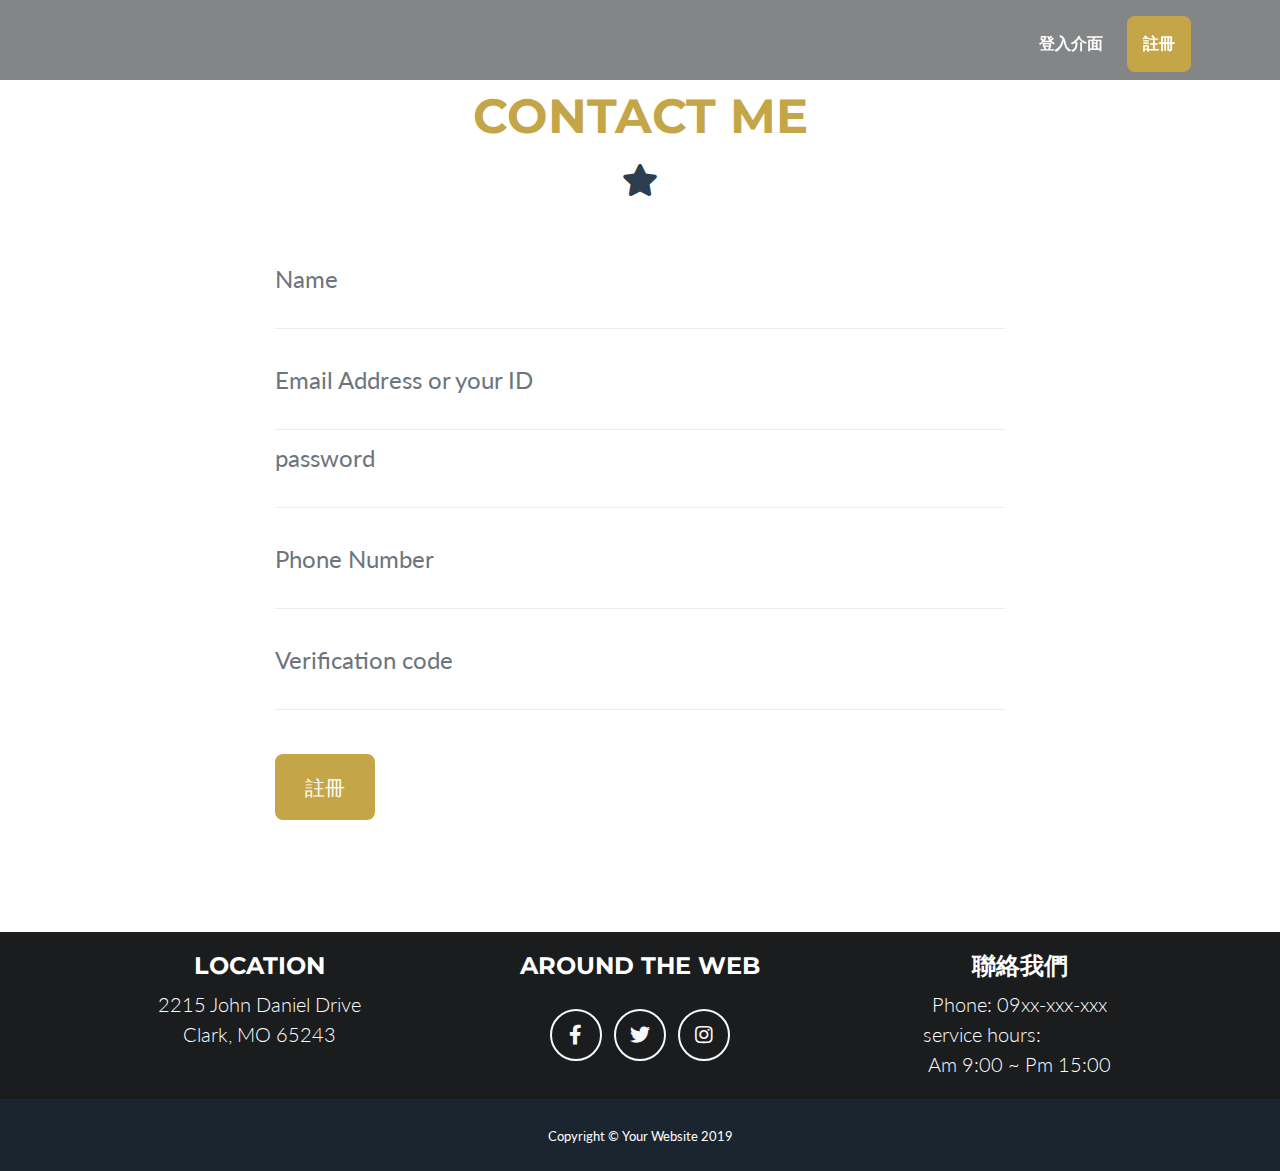
<file: add.html>
<!DOCTYPE html>
<html lang="en">

<head>

  <meta charset="utf-8">
  <meta name="viewport" content="width=device-width, initial-scale=1, shrink-to-fit=no">
  <meta name="description" content="">
  <meta name="author" content="">

  <title>石膏踩樂高</title>

  <!-- Custom fonts for this theme -->
  <link href="vendor/fontawesome-free/css/all.min.css" rel="stylesheet" type="text/css">
  <link href="https://fonts.googleapis.com/css?family=Montserrat:400,700" rel="stylesheet" type="text/css">
  <link href="https://fonts.googleapis.com/css?family=Lato:400,700,400italic,700italic" rel="stylesheet" type="text/css">

  <!-- Theme CSS -->
  <link href="css/freelancer.min.css" rel="stylesheet">
  <link href="css/freelancer.css" rel="stylesheet">

</head>

<body id="page-top">

  <!-- Navigation -->
  <nav class="navbar navbar-expand-lg bg-secondary text-uppercase fixed-top" id="mainNav">
    <div class="container">
      <a class="navbar-brand js-scroll-trigger" href="#page-top"></a>
      <button class="navbar-toggler navbar-toggler-right text-uppercase font-weight-bold bg-primary text-white rounded" type="button" data-toggle="collapse" data-target="#navbarResponsive" aria-controls="navbarResponsive" aria-expanded="false" aria-label="Toggle navigation">
        Menu
        <i class="fas fa-bars"></i>
      </button>
      <div class="collapse navbar-collapse" id="navbarResponsive">
        <ul class="navbar-nav ml-auto">
          <li class="nav-item mx-0 mx-lg-1">
            <a class="nav-link py-3 px-0 px-lg-3 rounded js-scroll-trigger" href="index.html">登入介面</a>
          </li>
          <li class="nav-item mx-0 mx-lg-1">
            <a class="nav-link py-3 px-0 px-lg-3 rounded js-scroll-trigger" href="#contact">註冊</a>
          </li>
        </ul>
      </div>
    </div>
  </nav>



 

  <!-- Contact Section -->
  <section class="page-section" id="contact">
    <div class="container">

      <!-- Contact Section Heading -->
      <h2 class="page-section-heading text-center text-uppercase text-secondary mb-0">Contact Me</h2>

      <!-- Icon Divider -->
      <div class="divider-custom">
        <div class="divider-custom-line"></div>
        <div class="divider-custom-icon">
          <i class="fas fa-star"></i>
        </div>
        <div class="divider-custom-line"></div>
      </div>

      <!-- Contact Section Form -->
      <div class="row">
        <div class="col-lg-8 mx-auto">
          <!-- To configure the contact form email address, go to mail/contact_me.php and update the email address in the PHP file on line 19. -->
          <form name="sentMessage" id="contactForm" novalidate="novalidate">
            <div class="control-group">
              <div class="form-group floating-label-form-group controls mb-0 pb-2">
                <label>Name</label>
                <input class="form-control" id="name" type="text" placeholder="Name" required="required" data-validation-required-message="Please enter your name.">
                <p class="help-block text-danger"></p>
              </div>
            </div>
            <div class="control-group">
              <div class="form-group floating-label-form-group controls mb-0 pb-2">
                <label>Email Address or your id</label>
                <input class="form-control" id="email" type="email" placeholder="Email Address or your ID" required="required" data-validation-required-message="Please enter your Email Address or your id.">
                <p class="help-block text-danger"></p>
              </div>
            </div>
            <div class="control-group">
              <div class="form-group floating-label-form-group controls mb-0 pb-2">
                <label for="inputPassword" class="sr-only">password</label>
                <input class="form-control" id="phone" type="tel" placeholder="password" required="required" data-validation-required-message="Please enter your password.">
                <p class="help-block text-danger"></p>
              </div>
            </div>
            <div class="control-group">
              <div class="form-group floating-label-form-group controls mb-0 pb-2">
                <label>Phone Number</label>
                <input class="form-control" id="Phone Number" type="tel" placeholder="Phone Number" required="required" data-validation-required-message="Please enter your Phone Number.">
                <p class="help-block text-danger"></p>
              </div>
            </div>
            <div class="control-group">
              <div class="form-group floating-label-form-group controls mb-0 pb-2">
                <label>Verification code</label>
                <input class="form-control" id="Verification code" type="tel" placeholder="Verification code" required="required" data-validation-required-message="Please enter your Verification code.">
                <p class="help-block text-danger"></p>
              </div>
            </div>
            <br>
            <div id="success"></div>
            <div class="form-group">
              <button type="submit" class="btn btn-primary btn-xl" id="sendMessageButton">註冊</button>
            </div>
          </form>
        </div>
      </div>

    </div>
  </section>

    <!-- Footer -->
    <footer class="footer text-center">
      <div class="container">
        <div class="row">
  
          <!-- Footer Location -->
          <div class="col-lg-4 mb-5 mb-lg-0">
            <h4 class="text-uppercase mb-4">Location</h4>
            <p class="lead mb-0">2215 John Daniel Drive
              <br>Clark, MO 65243</p>
          </div>
  
          <!-- Footer Social Icons -->
          <div class="col-lg-4 mb-5 mb-lg-0">
            <h4 class="text-uppercase mb-4">Around the Web</h4>
            <a class="btn btn-outline-light btn-social mx-1" href="#">
              <i class="fab fa-fw fa-facebook-f"></i>
            </a>
            <a class="btn btn-outline-light btn-social mx-1" href="#">
              <i class="fab fa-fw fa-twitter"></i>
            </a>
            <a class="btn btn-outline-light btn-social mx-1" href="#">
              <i class="fab fa-fw fa-instagram"></i>
            </a>
            
          </div>
          <div class="col-lg-4 mb-5 mb-lg-0">
            <h4 class="text-uppercase mb-4">聯絡我們</h4>
            <p class="lead mb-0">Phone:&nbsp;09xx-xxx-xxx
              <br>service hours:&nbsp;&nbsp;&nbsp;&nbsp;&nbsp;&nbsp;&nbsp;&nbsp;&nbsp;&nbsp;&nbsp;&nbsp;&nbsp;&nbsp;&nbsp;
            <br>Am 9:00 ~ Pm 15:00
            </p>
              
          </div>
          <!-- Footer About Text -->
        
  
        </div>
      </div>
    </footer>

  <!-- Copyright Section -->
  <section class="copyright py-4 text-center text-white">
    <div class="container">
      <small>Copyright &copy; Your Website 2019</small>
    </div>
  </section>

  <!-- Scroll to Top Button (Only visible on small and extra-small screen sizes) -->
  <div class="scroll-to-top d-lg-none position-fixed ">
    <a class="js-scroll-trigger d-block text-center text-white rounded" href="#page-top">
      <i class="fa fa-chevron-up"></i>
    </a>
  </div>

 
  <!-- Bootstrap core JavaScript -->
  <script src="vendor/jquery/jquery.min.js"></script>
  <script src="vendor/bootstrap/js/bootstrap.bundle.min.js"></script>

  <!-- Plugin JavaScript -->
  <script src="vendor/jquery-easing/jquery.easing.min.js"></script>

  <!-- Contact Form JavaScript -->
  <script src="js/jqBootstrapValidation.js"></script>
  <script src="js/contact_me.js"></script>

  <!-- Custom scripts for this template -->
  <script src="js/freelancer.min.js"></script>

</body>

</html>
</file>
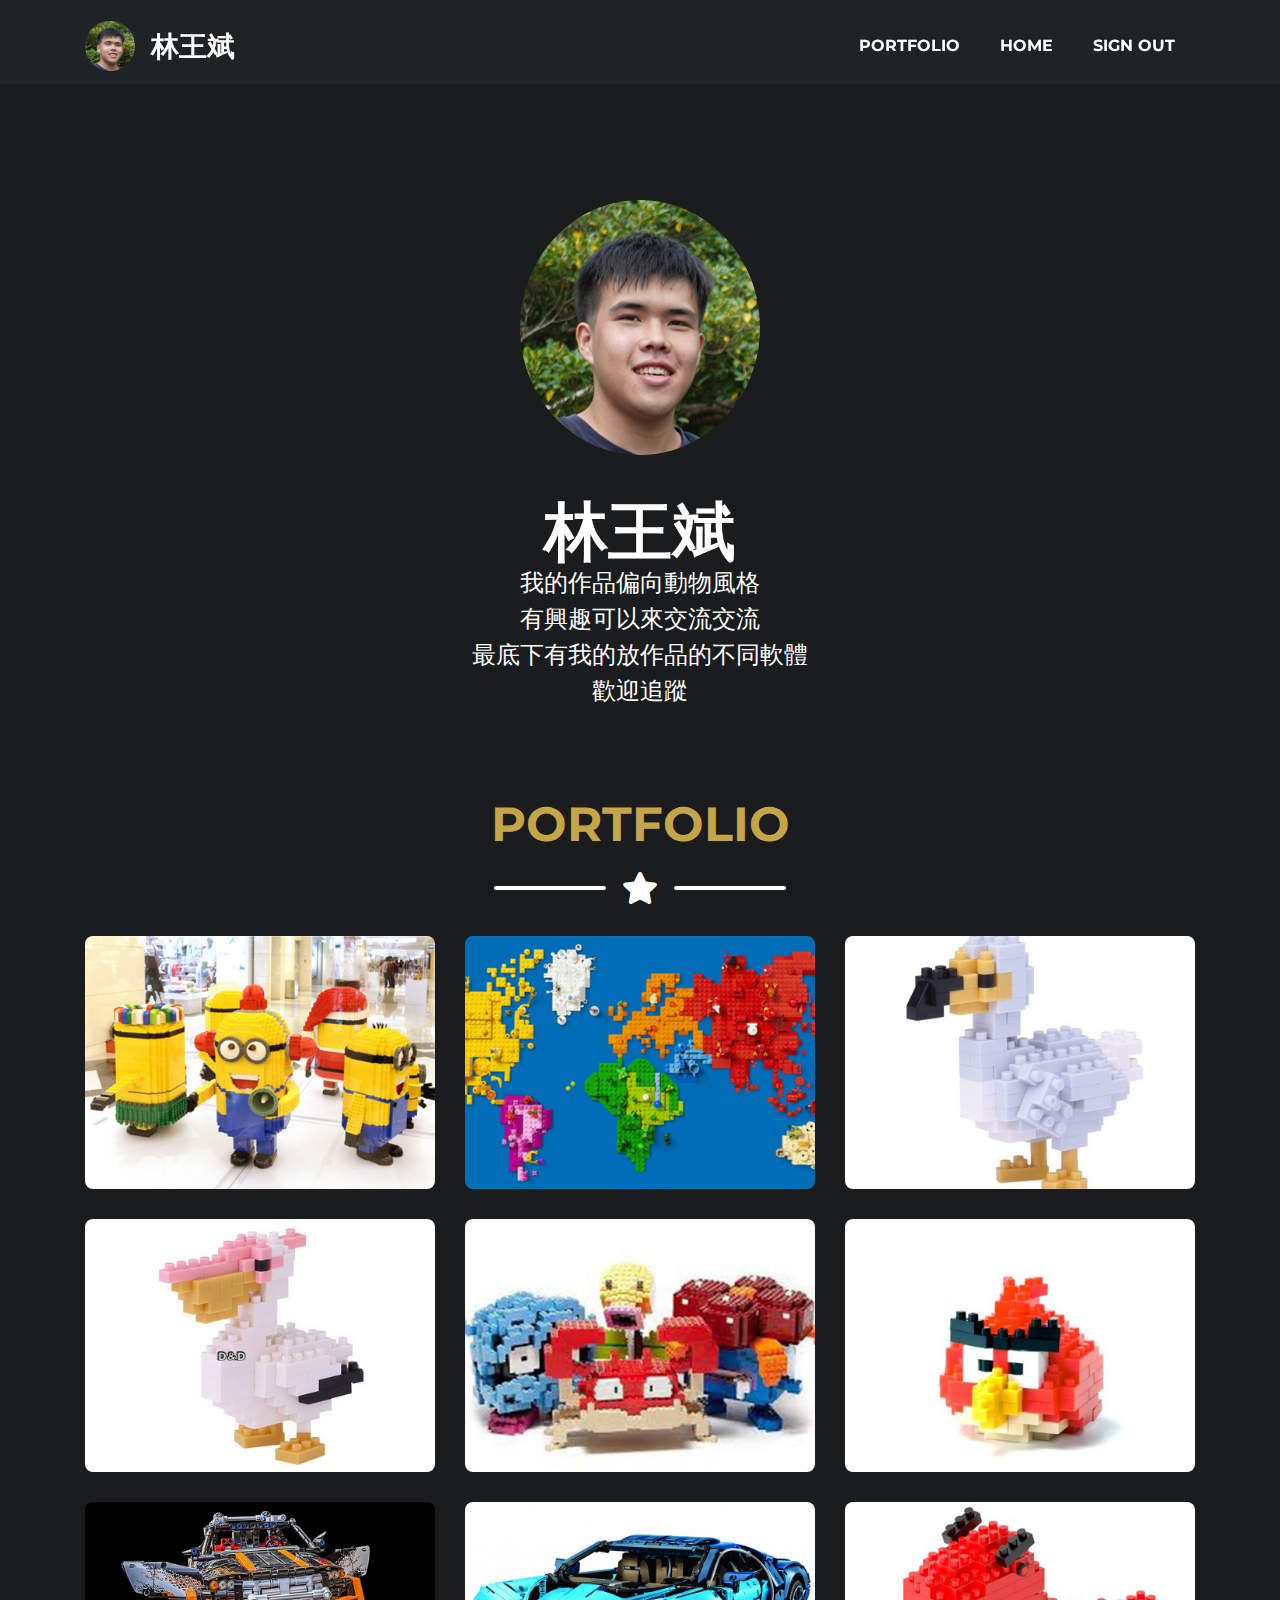
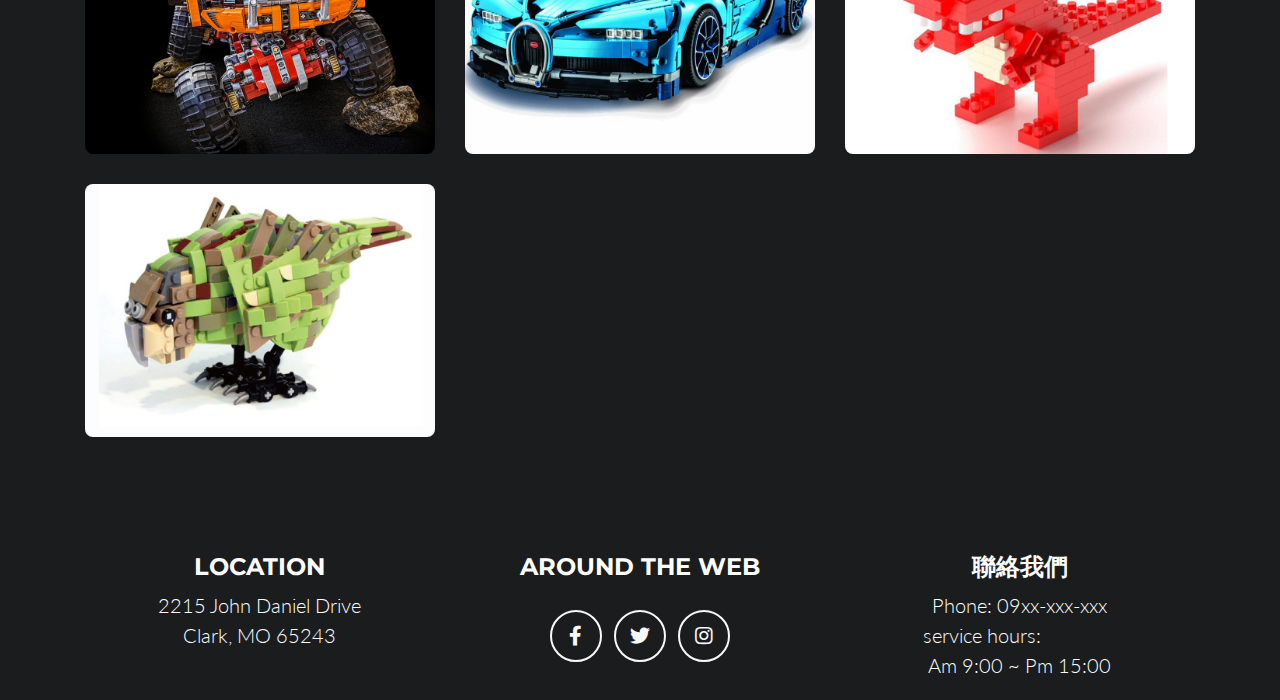
<file: myweb.html>
<!DOCTYPE html>
<html lang="en">

<head>

  <meta charset="utf-8">
  <meta name="viewport" content="width=device-width, initial-scale=1, shrink-to-fit=no">
  <meta name="description" content="">
  <meta name="author" content="">

  <title>石膏踩樂高</title>

  <!-- Custom fonts for this theme -->
  <link href="vendor/fontawesome-free/css/all.min.css" rel="stylesheet" type="text/css">
  <link href="https://fonts.googleapis.com/css?family=Montserrat:400,700" rel="stylesheet" type="text/css">
  <link href="https://fonts.googleapis.com/css?family=Lato:400,700,400italic,700italic" rel="stylesheet" type="text/css">

  <!-- Theme CSS -->

  <link href="css/freelancer.css" rel="stylesheet">
</head>

<body id="page-top">

  <!-- Navigation -->
  <nav class="navbar navbar-expand-lg bg-secondary text-uppercase fixed-top" id="mainNav">
    <div class="container"><a class="navbar-brand js-scroll-trigger" href="#page-top"><img src="image/1.png" width="50px" height="50px"></a>
      <a class="navbar-brand js-scroll-trigger" href="#page-top">林王斌</a>
      <button class="navbar-toggler navbar-toggler-right text-uppercase font-weight-bold bg-primary text-white rounded" type="button" data-toggle="collapse" data-target="#navbarResponsive" aria-controls="navbarResponsive" aria-expanded="false" aria-label="Toggle navigation">
        Menu
        <i class="fas fa-bars"></i>
      </button>
      <div class="collapse navbar-collapse" id="navbarResponsive">
        <ul class="navbar-nav ml-auto">
          <li class="nav-item mx-0 mx-lg-1">
            <a class="nav-link py-3 px-0 px-lg-3 rounded js-scroll-trigger" href="#portfolio">PORTFOLIO</a>
          </li>
          <li class="nav-item mx-0 mx-lg-1">
            <a class="nav-link py-3 px-0 px-lg-3 rounded js-scroll-trigger" href="home.html">Home</a>
          </li>
          <li class="nav-item mx-0 mx-lg-1">
            <a class="nav-link py-3 px-0 px-lg-3 rounded js-scroll-trigger" href="index.html">sign out</a>
          </li>
        </ul>
      </div>
    </div>
  </nav>

  <!-- Masthead -->
  <header class="masthead bg-primary text-white text-center ">
    
    <div class="container d-flex align-items-center flex-column ">

      <!-- Masthead Avatar Image -->
      <img class="masthead-avatar mb-5" src="image/1.png" alt="">

      <!-- Masthead Heading -->
      <h1 class="masthead-heading text-uppercase mb-0">林王斌</h1>

      <!-- Icon Divider -->

      <!-- Masthead Subheading -->
      <p class="masthead-subheading font-weight-light mb-0 wdefr"><a>我的作品偏向動物風格<br>有興趣可以來交流交流<br>最底下有我的放作品的不同軟體<br>歡迎追蹤</a></p>

    </div>
    
  </header>

  <!-- Portfolio Section -->
  <div class="omgg">
  <section class="page-section portfolio" id="portfolio">
    <div class="container">

      <!-- Portfolio Section Heading -->
      <h2 class="page-section-heading text-center text-uppercase text-secondary mb-0">PORTFOLIO</h2>

      <!-- Icon Divider -->
      <div class="divider-custom divider-light">
        <div class="divider-custom-line"></div>
        <div class="divider-custom-icon">
          <i class="fas fa-star"></i>
        </div>
        <div class="divider-custom-line"></div>
      </div>
      <!-- Portfolio Grid Items -->
      <div class="row">

        <!-- Portfolio Item 1 -->
        <div class="col-md-6 col-lg-4">
          <div class="portfolio-item mx-auto" data-toggle="modal" data-target="#portfolioModal1">
            <div class="portfolio-item-caption d-flex align-items-center justify-content-center h-100 w-100">
              <div class="portfolio-item-caption-content text-center text-white">
                <i class="fas fa-plus fa-3x"></i>
              </div>
            </div>
            <img class="img-fluid" src="yes/小小兵/03.jpg" alt="">
          </div>
        </div>

        <!-- Portfolio Item 2 -->
        <div class="col-md-6 col-lg-4">
          <div class="portfolio-item mx-auto" data-toggle="modal" data-target="#portfolioModal2">
            <div class="portfolio-item-caption d-flex align-items-center justify-content-center h-100 w-100">
              <div class="portfolio-item-caption-content text-center text-white">
                <i class="fas fa-plus fa-3x"></i>
              </div>
            </div>
            <img class="img-fluid" src="yes/世界地圖/14.png" alt="">
          </div>
        </div>

        <!-- Portfolio Item 3 -->
        <div class="col-md-6 col-lg-4">
          <div class="portfolio-item mx-auto" data-toggle="modal" data-target="#portfolioModal3">
            <div class="portfolio-item-caption d-flex align-items-center justify-content-center h-100 w-100">
              <div class="portfolio-item-caption-content text-center text-white">
                <i class="fas fa-plus fa-3x"></i>
              </div>
            </div>
            <img class="img-fluid" src="yes/肚肚鳥/09.jpg"" alt="">
          </div>
        </div>

        <!-- Portfolio Item 4 -->
        <div class="col-md-6 col-lg-4">
          <div class="portfolio-item mx-auto" data-toggle="modal" data-target="#portfolioModal4">
            <div class="portfolio-item-caption d-flex align-items-center justify-content-center h-100 w-100">
              <div class="portfolio-item-caption-content text-center text-white">
                <i class="fas fa-plus fa-3x"></i>
              </div>
            </div>
            <img class="img-fluid" src="yes/信天翁/08.jpg" alt="">
          </div>
        </div>

        <!-- Portfolio Item 5 -->
        <div class="col-md-6 col-lg-4">
          <div class="portfolio-item mx-auto" data-toggle="modal" data-target="#portfolioModal5">
            <div class="portfolio-item-caption d-flex align-items-center justify-content-center h-100 w-100">
              <div class="portfolio-item-caption-content text-center text-white">
                <i class="fas fa-plus fa-3x"></i>
              </div>
            </div>
            <img class="img-fluid" src="yes/神奇寶貝/05.jpg" alt="">
          </div>
        </div>

        <!-- Portfolio Item 6 -->
        <div class="col-md-6 col-lg-4">
          <div class="portfolio-item mx-auto" data-toggle="modal" data-target="#portfolioModal6">
            <div class="portfolio-item-caption d-flex align-items-center justify-content-center h-100 w-100">
              <div class="portfolio-item-caption-content text-center text-white">
                <i class="fas fa-plus fa-3x"></i>
              </div>
            </div>
            <img class="img-fluid" src="yes/憤怒鳥/06.jpg" alt="">
          </div>
        </div>
        <div class="col-md-6 col-lg-4">
          <div class="portfolio-item mx-auto" data-toggle="modal" data-target="#portfolioModal7">
            <div class="portfolio-item-caption d-flex align-items-center justify-content-center h-100 w-100">
              <div class="portfolio-item-caption-content text-center text-white">
                <i class="fas fa-plus fa-3x"></i>
              </div>
            </div>
            <img class="img-fluid" src="yes/暴力車/13.jpg" alt="">
          </div>
        </div>
        <div class="col-md-6 col-lg-4">
          <div class="portfolio-item mx-auto" data-toggle="modal" data-target="#portfolioModal8">
            <div class="portfolio-item-caption d-flex align-items-center justify-content-center h-100 w-100">
              <div class="portfolio-item-caption-content text-center text-white">
                <i class="fas fa-plus fa-3x"></i>
              </div>
            </div>
            <img class="img-fluid" src="yes/樂高跑車/02.jpg" alt="">
          </div>
        </div>
        <div class="col-md-6 col-lg-4">
          <div class="portfolio-item mx-auto" data-toggle="modal" data-target="#portfolioModal9">
            <div class="portfolio-item-caption d-flex align-items-center justify-content-center h-100 w-100">
              <div class="portfolio-item-caption-content text-center text-white">
                <i class="fas fa-plus fa-3x"></i>
              </div>
            </div>
            <img class="img-fluid" src="yes/樂高暴龍/04.jpg" alt="">
          </div>
        </div>
        <div class="col-md-6 col-lg-4">
          <div class="portfolio-item mx-auto" data-toggle="modal" data-target="#portfolioModal10">
            <div class="portfolio-item-caption d-flex align-items-center justify-content-center h-100 w-100">
              <div class="portfolio-item-caption-content text-center text-white">
                <i class="fas fa-plus fa-3x"></i>
              </div>
            </div>
            <img class="img-fluid" src="yes/鸚鵡/鸚鵡.png" alt="">
          </div>
        </div>
</div>

</div>
      <!-- /.row -->

    </div>
  </section>
</div>
  

  <!-- Contact Section -->

  <!-- Footer -->
  <footer class="footer text-center">
    <div class="container">
      <div class="row">

        <!-- Footer Location -->
        <div class="col-lg-4 mb-5 mb-lg-0">
          <h4 class="text-uppercase mb-4">Location</h4>
          <p class="lead mb-0">2215 John Daniel Drive
            <br>Clark, MO 65243</p>
        </div>

        <!-- Footer Social Icons -->
        <div class="col-lg-4 mb-5 mb-lg-0">
          <h4 class="text-uppercase mb-4">Around the Web</h4>
          <a class="btn btn-outline-light btn-social mx-1" href="https://facebook.com.tw">
            <i class="fab fa-fw fa-facebook-f"></i>
          </a>
          <a class="btn btn-outline-light btn-social mx-1" href="https://twitter.com">
            <i class="fab fa-fw fa-twitter"></i>
          </a>
          <a class="btn btn-outline-light btn-social mx-1" href="https://instagram.com.tw">
            <i class="fab fa-fw fa-instagram"></i>
          </a>
          
        </div>
        <div class="col-lg-4 mb-5 mb-lg-0">
          <h4 class="text-uppercase mb-4">聯絡我們</h4>
          <p class="lead mb-0">Phone:&nbsp;09xx-xxx-xxx
            <br>service hours:&nbsp;&nbsp;&nbsp;&nbsp;&nbsp;&nbsp;&nbsp;&nbsp;&nbsp;&nbsp;&nbsp;&nbsp;&nbsp;&nbsp;&nbsp;
          <br>Am 9:00 ~ Pm 15:00
          </p>
            
        </div>
        <!-- Footer About Text -->
      

      </div>
    </div>
  </footer>



  <!-- Scroll to Top Button (Only visible on small and extra-small screen sizes) -->
  <div class="scroll-to-top d-lg-none position-fixed ">
    <a class="js-scroll-trigger d-block text-center text-white rounded" href="#page-top">
      <i class="fa fa-chevron-up"></i>
    </a>
  </div>

  <!-- Portfolio Modals -->
<div class="omgg">
  <!-- Portfolio Modal 1 -->
  <div class="portfolio-modal modal fade" id="portfolioModal1" tabindex="-1" role="dialog" aria-labelledby="portfolioModal1Label" aria-hidden="true">
    <div class="modal-dialog modal-xl" role="document">
      <div class="modal-content">
        <button type="button" class="close" data-dismiss="modal" aria-label="Close">
          <span aria-hidden="true">
            <i class="fas fa-times"></i>
          </span>
        </button>
        <div class="modal-body text-center">
          <div class="container">
            <div class="row justify-content-center">
              <div class="col-lg-8">
                <!-- Portfolio Modal - Title -->
                <h2 class="portfolio-modal-title text-secondary text-uppercase mb-0">little soldier</h2>
                <!-- Icon Divider -->
                <div class="divider-custom">
                  <div class="divider-custom-line"></div>
                  <div class="divider-custom-icon">
                    <i class="fas fa-star"></i>
                  </div>
                  <div class="divider-custom-line"></div>
                </div>
                <!-- Portfolio Modal - Image -->
                <img class="img-fluid rounded mb-5" src="yes/小小兵/03.jpg" alt="">
                <!-- Portfolio Modal - Text -->
                <p class="mb-5">自國外樂高玩家Joachim Klang 的MOC作品<br>
                  以最近上映的動畫電影 神偷奶爸2 (Despicable Me 2) <br>
                  當中的出現的小小兵歡樂角色用樂高積木MOC製作<br>
                  在電影當中出現的主要角色神偷奶爸格魯（Gru）的鋒頭<br>
                  幾乎都被黃色小小兵們搶走了<br>
                  連玩具廠商也製作出大量小小兵們的相關玩具商品<br>
                  有興趣的玩具人可以參考一下下面延伸閱讀的部分<br>
                  小小兵相關玩具商品的種類和數量遠大過於主要角色格魯<br>
                  情報提供給喜歡樂高MOC的玩具人。</p>
                <button class="btn btn-primary" href="#" data-dismiss="modal">
                  <i class="fas fa-star"></i>
                  Love it
                </button>
              </div>
            </div>
          </div>
        </div>
      </div>
    </div>
  </div>

  <!-- Portfolio Modal 2 -->
  <div class="portfolio-modal modal fade" id="portfolioModal2" tabindex="-1" role="dialog" aria-labelledby="portfolioModal2Label" aria-hidden="true">
    <div class="modal-dialog modal-xl" role="document">
      <div class="modal-content">
        <button type="button" class="close" data-dismiss="modal" aria-label="Close">
          <span aria-hidden="true">
            <i class="fas fa-times"></i>
          </span>
        </button>
        <div class="modal-body text-center">
          <div class="container">
            <div class="row justify-content-center">
              <div class="col-lg-8">
                <!-- Portfolio Modal - Title -->
                <h2 class="portfolio-modal-title text-secondary text-uppercase mb-0">Word map </h2>
                <!-- Icon Divider -->
                <div class="divider-custom">
                  <div class="divider-custom-line"></div>
                  <div class="divider-custom-icon">
                    <i class="fas fa-star"></i>
                  </div>
                  <div class="divider-custom-line"></div>
                </div>
                <!-- Portfolio Modal - Image -->
                <img class="img-fluid rounded mb-5" src="yes/世界地圖/14.png" alt="">
                <!-- Portfolio Modal - Text -->
                <p class="mb-5">用樂高拼湊出了整個世界地圖<br>輕鬆簡單的拼接,完美呈現出來</p>
                <button class="btn btn-primary" href="#" data-dismiss="modal">
                  <i class="fas fa-star"></i>
                  Love it
                </button>
              </div>
            </div>
          </div>
        </div>
      </div>
    </div>
  </div>

  <!-- Portfolio Modal 3 -->
  <div class="portfolio-modal modal fade" id="portfolioModal3" tabindex="-1" role="dialog" aria-labelledby="portfolioModal3Label" aria-hidden="true">
    <div class="modal-dialog modal-xl" role="document">
      <div class="modal-content">
        <button type="button" class="close" data-dismiss="modal" aria-label="Close">
          <span aria-hidden="true">
            <i class="fas fa-times"></i>
          </span>
        </button>
        <div class="modal-body text-center">
          <div class="container">
            <div class="row justify-content-center">
              <div class="col-lg-8">
                <!-- Portfolio Modal - Title -->
                <h2 class="portfolio-modal-title text-secondary text-uppercase mb-0">
                  Belly bird</h2>
                <!-- Icon Divider -->
                <div class="divider-custom">
                  <div class="divider-custom-line"></div>
                  <div class="divider-custom-icon">
                    <i class="fas fa-star"></i>
                  </div>
                  <div class="divider-custom-line"></div>
                </div>
                <!-- Portfolio Modal - Image -->
                <img class="img-fluid rounded mb-5" src="yes/肚肚鳥/09.jpg" alt="">
                <!-- Portfolio Modal - Text -->
                <p class="mb-5">「渡渡鳥」是一種已經滅絕的生物<br>>創作者喜愛他的外表，然後創造出了渡渡鳥樂高</p>
                <button class="btn btn-primary" href="#" data-dismiss="modal">
                  <i class="fas fa-star"></i>
                  Love it
                </button>
              </div>
            </div>
          </div>
        </div>
      </div>
    </div>
  </div>

  <!-- Portfolio Modal 4 -->
  <div class="portfolio-modal modal fade" id="portfolioModal4" tabindex="-1" role="dialog" aria-labelledby="portfolioModal4Label" aria-hidden="true">
    <div class="modal-dialog modal-xl" role="document">
      <div class="modal-content">
        <button type="button" class="close" data-dismiss="modal" aria-label="Close">
          <span aria-hidden="true">
            <i class="fas fa-times"></i>
          </span>
        </button>
        <div class="modal-body text-center">
          <div class="container">
            <div class="row justify-content-center">
              <div class="col-lg-8">
                <!-- Portfolio Modal - Title -->
                <h2 class="portfolio-modal-title text-secondary text-uppercase mb-0">albatross</h2>
                <!-- Icon Divider -->
                <div class="divider-custom">
                  <div class="divider-custom-line"></div>
                  <div class="divider-custom-icon">
                    <i class="fas fa-star"></i>
                  </div>
                  <div class="divider-custom-line"></div>
                </div>
                <!-- Portfolio Modal - Image -->
                <img class="img-fluid rounded mb-5" src="yes/信天翁/08.jpg" alt="">
                <!-- Portfolio Modal - Text -->
                <p class="mb-5">信天翁科的鳥都比較大，擁有窄長的翅膀<br>它們的嘴比較長和有力<br>創作者以樂高完美地呈現出了他的樣貌</p>
                <button class="btn btn-primary" href="#" data-dismiss="modal">
                  <i class="fas fa-star"></i>
                  Love it
                </button>
              </div>
            </div>
          </div>
        </div>
      </div>
    </div>
  </div>

  <!-- Portfolio Modal 5 -->
  <div class="portfolio-modal modal fade" id="portfolioModal5" tabindex="-1" role="dialog" aria-labelledby="portfolioModal5Label" aria-hidden="true">
    <div class="modal-dialog modal-xl" role="document">
      <div class="modal-content">
        <button type="button" class="close" data-dismiss="modal" aria-label="Close">
          <span aria-hidden="true">
            <i class="fas fa-times"></i>
          </span>
        </button>
        <div class="modal-body text-center">
          <div class="container">
            <div class="row justify-content-center">
              <div class="col-lg-8">
                <!-- Portfolio Modal - Title -->
                <h2 class="portfolio-modal-title text-secondary text-uppercase mb-0">
                  Pokemon</h2>
                <!-- Icon Divider -->
                <div class="divider-custom">
                  <div class="divider-custom-line"></div>
                  <div class="divider-custom-icon">
                    <i class="fas fa-star"></i>
                  </div>
                  <div class="divider-custom-line"></div>
                </div>
                <!-- Portfolio Modal - Image -->
                <img class="img-fluid rounded mb-5" src="yes/神奇寶貝/05.jpg" alt="">
                <!-- Portfolio Modal - Text -->
                <p class="mb-5">年僅十歲的巴西小男孩用可愛的方式<br>堆疊出有趣的樂高寶可夢
                  <br>他想要成為神奇寶貝的大師，努力地朝自己的方向前進</p>
                
                  <button class="btn btn-primary" href="#" data-dismiss="modal">
                    <i class="fas fa-star"></i>
                    Love it
                  </button>
              </div>
            </div>
          </div>
        </div>
      </div>
    </div>
  </div>

  <!-- Portfolio Modal 7 -->
  <div class="portfolio-modal modal fade" id="portfolioModal6" tabindex="-1" role="dialog" aria-labelledby="portfolioModal6Label" aria-hidden="true">
    <div class="modal-dialog modal-xl" role="document">
      <div class="modal-content">
        <button type="button" class="close" data-dismiss="modal" aria-label="Close">
          <span aria-hidden="true">
            <i class="fas fa-times"></i>
          </span>
        </button>
        <div class="modal-body text-center">
          <div class="container">
            <div class="row justify-content-center">
              <div class="col-lg-8">
                <!-- Portfolio Modal - Title -->
                <h2 class="portfolio-modal-title text-secondary text-uppercase mb-0">Angry bird</h2>
                <!-- Icon Divider -->
                <div class="divider-custom">
                  <div class="divider-custom-line"></div>
                  <div class="divider-custom-icon">
                    <i class="fas fa-star"></i>
                  </div>
                  <div class="divider-custom-line"></div>
                </div>
                <!-- Portfolio Modal - Image -->
                <img class="img-fluid rounded mb-5" src="yes/憤怒鳥/06.jpg" alt="">
                <!-- Portfolio Modal - Text -->
                <p class="mb-5">繼去年2015 年中時，由芬蘭Rovio 公司所開發出的<br>
                  知名手機遊戲「憤怒鳥」（Angry Birds）<br>
                  與丹麥樂高集團（The Lego Group）達成協議<br>
                  授權與LEGO® 公司開發一系列以憤怒鳥為題材的作品之後<br>
                  LEGO® 公司也開始結合了<br>
                  即將在2016 年上映的「憤怒鳥玩電影」<br>
                  推出一系列的LEGO® 盒組作品。</p>
                <button class="btn btn-primary" href="#" data-dismiss="modal">
                  <i class="fas fa-star"></i>
                  Love it
                </button>
              </div>
            </div>
          </div>
        </div>
      </div>
    </div>
  </div>
  <div class="portfolio-modal modal fade" id="portfolioModal7" tabindex="-1" role="dialog" aria-labelledby="portfolioModal7Label" aria-hidden="true">
    <div class="modal-dialog modal-xl" role="document">
      <div class="modal-content">
        <button type="button" class="close" data-dismiss="modal" aria-label="Close">
          <span aria-hidden="true">
            <i class="fas fa-times"></i>
          </span>
        </button>
        <div class="modal-body text-center">
          <div class="container">
            <div class="row justify-content-center">
              <div class="col-lg-8">
                <!-- Portfolio Modal - Title -->
                <h2 class="portfolio-modal-title text-secondary text-uppercase mb-0">Violence car</h2>
                <!-- Icon Divider -->
                <div class="divider-custom">
                  <div class="divider-custom-line"></div>
                  <div class="divider-custom-icon">
                    <i class="fas fa-star"></i>
                  </div>
                  <div class="divider-custom-line"></div>
                </div>
                <!-- Portfolio Modal - Image -->
                <img class="img-fluid rounded mb-5" src="yes/暴力車/13.jpg" alt="">
                <!-- Portfolio Modal - Text -->
                <p class="mb-5">以暴力為美學,總共1390萬片樂高所堆疊出的暴力車<br>耗時整整一個月的時間完成</p>
                <button class="btn btn-primary" href="#" data-dismiss="modal">
                  <i class="fas fa-star"></i>
                  Love it
                </button>
              </div>
            </div>
          </div>
        </div>
      </div>
    </div>
  </div>
  <div class="portfolio-modal modal fade" id="portfolioModal8" id="123" tabindex="-1" role="dialog" aria-labelledby="portfolioModal8Label" aria-hidden="true">
    <div class="modal-dialog modal-xl" role="document">
      <div class="modal-content">
        <button type="button" class="close" data-dismiss="modal" aria-label="Close">
          <span aria-hidden="true">
            <i class="fas fa-times"></i>
          </span>
        </button>
        <div class="modal-body text-center">
          <div class="container">
            <div class="row justify-content-center">
              <div class="col-lg-8">
                <!-- Portfolio Modal - Title -->
                <h2 class="portfolio-modal-title text-secondary text-uppercase mb-0">Lego sports car</h2>
                <!-- Icon Divider -->
                <div class="divider-custom">
                  <div class="divider-custom-line"></div>
                  <div class="divider-custom-icon">
                    <i class="fas fa-star"></i>
                  </div>
                  <div class="divider-custom-line"></div>
                </div>
                <!-- Portfolio Modal - Image -->
                <img class="img-fluid rounded mb-5" src="yes/樂高跑車/02.jpg" alt="">
                <!-- Portfolio Modal - Text -->
                <p class="mb-5">外媒《TechCrunch》報導，跑車將會在義大利蒙扎的 Italian Grand Prix 展出。<br>
                  Lego 指團隊在去年 6 月開始構思，今年 3 月開始正式製作<br>
                  總共花了 13,500 小時。跑車重超過 1.5 噸，大部分零件都是用塑膠 Lego 製<br>
                  由於技術問題，某些零件不能用塑膠製，如車架、電池、齒輪和車輪。
                  <br>因此車架是鋼製，車輪也採用真的 Bugatti 車輪。

                  <br>最意想不到的是，這輛 Bugatti 除了是原尺寸，還真的能開。
                  <br>雖然速度沒有原車 250+ mph 快，但每小時也能跑 13 英里，最高可至 19 英里。
                  <br>對一台玩具零件組成、塑膠馬達驅動的車來說，已經算不錯了。</p>
                <button class="btn btn-primary" href="#" data-dismiss="modal">
                  <i class="fas fa-star"></i>
                  Love it
                </button>
              </div>
            </div>
          </div>
        </div>
      </div>
    </div>
  </div>
  <div class="portfolio-modal modal fade" id="portfolioModal9" tabindex="-1" role="dialog" aria-labelledby="portfolioModal9Label" aria-hidden="true">
    <div class="modal-dialog modal-xl" role="document">
      <div class="modal-content">
        <button type="button" class="close" data-dismiss="modal" aria-label="Close">
          <span aria-hidden="true">
            <i class="fas fa-times"></i>
          </span>
        </button>
        <div class="modal-body text-center">
          <div class="container">
            <div class="row justify-content-center">
              <div class="col-lg-8">
                <!-- Portfolio Modal - Title -->
                <h2 class="portfolio-modal-title text-secondary text-uppercase mb-0">Lego Tyrannosaurus</h2>
                <!-- Icon Divider -->
                <div class="divider-custom">
                  <div class="divider-custom-line"></div>
                  <div class="divider-custom-icon">
                    <i class="fas fa-star"></i>
                  </div>
                  <div class="divider-custom-line"></div>
                </div>
                <!-- Portfolio Modal - Image -->
                <img class="img-fluid rounded mb-5" src="yes/樂高暴龍/04.jpg" alt="">
                <!-- Portfolio Modal - Text -->
                <p class="mb-5">正如前幾天鎮長所說，雖然侏儸紀世界：殞落國度已留在 2018 年<br>但樂高世界的恐龍熱卻沒這麼快消逝。<br>
                  但是......你還是比較喜歡經典的《侏儸紀公園》（Jurassic Park）嗎？<br>
                  特效恐龍終究是比不上活生生的恐龍好嗎？(誤) <br>
                  今年樂高真的是給侏儸紀世界的電影粉絲準備了一個超級大驚喜！</p>
                <button class="btn btn-primary" href="#" data-dismiss="modal">
                  <i class="fas fa-star"></i>
                  Love it
                </button>
              </div>
            </div>
          </div>
        </div>
      </div>
    </div>
  </div>
  <div class="portfolio-modal modal fade" id="portfolioModal10" tabindex="-1" role="dialog" aria-labelledby="portfolioModal10Label" aria-hidden="true">
    <div class="modal-dialog modal-xl" role="document">
      <div class="modal-content">
        <button type="button" class="close" data-dismiss="modal" aria-label="Close">
          <span aria-hidden="true">
            <i class="fas fa-times"></i>
          </span>
        </button>
        <div class="modal-body text-center">
          <div class="container">
            <div class="row justify-content-center">
              <div class="col-lg-8">
                <!-- Portfolio Modal - Title -->
                <h2 class="portfolio-modal-title text-secondary text-uppercase mb-0">
                  parrot</h2>
                <!-- Icon Divider -->
                <div class="divider-custom">
                  <div class="divider-custom-line"></div>
                  <div class="divider-custom-icon">
                    <i class="fas fa-star"></i>
                  </div>
                  <div class="divider-custom-line"></div>
                </div>
                <!-- Portfolio Modal - Image -->
                <img class="img-fluid rounded mb-5" src="yes/鸚鵡/鸚鵡.png" alt="">
                <!-- Portfolio Modal - Text -->
                <p class="mb-5">
                  這隻鸚鵡是由Flancrest投稿的可愛作品，<br>
                  這種鸚鵡只居住在紐西蘭，<br>
                  是一種不會飛行的可愛鸚鵡，<br>
                  在當地原住民文化佔有重要地位，<br>
                  然而現在這種鸚鵡快絕種了，創作者希望藉由這件作品，<br>
                  來喚起一般大眾對這種鸚鵡的關心．<br>
                  樂高創作上，整隻鸚鵡僅用473零件組成，<br>
                  完成後尺寸約為22公分長左右，<br>
                  在設計上，刻意用上大量起司磚(1x1斜面零件)<br>
                  做出鸚鵡那種毛躁躁的外型，翅膀也能夠伸展開來．</p>
                <button class="btn btn-primary" href="#" data-dismiss="modal">
                  <i class="fas fa-star"></i>
                  Love it
                </button>
              </div>
            </div>
          </div>
        </div>
      </div>
    </div>
  </div>
</div>

  <!-- Bootstrap core JavaScript -->
  <script src="vendor/jquery/jquery.min.js"></script>
  <script src="vendor/bootstrap/js/bootstrap.bundle.min.js"></script>

  <!-- Plugin JavaScript -->
  <script src="vendor/jquery-easing/jquery.easing.min.js"></script>

  <!-- Contact Form JavaScript -->
  <script src="js/jqBootstrapValidation.js"></script>
  <script src="js/contact_me.js"></script>

  <!-- Custom scripts for this template -->
  <script src="js/freelancer.min.js"></script>

</body>

</html>
</file>
